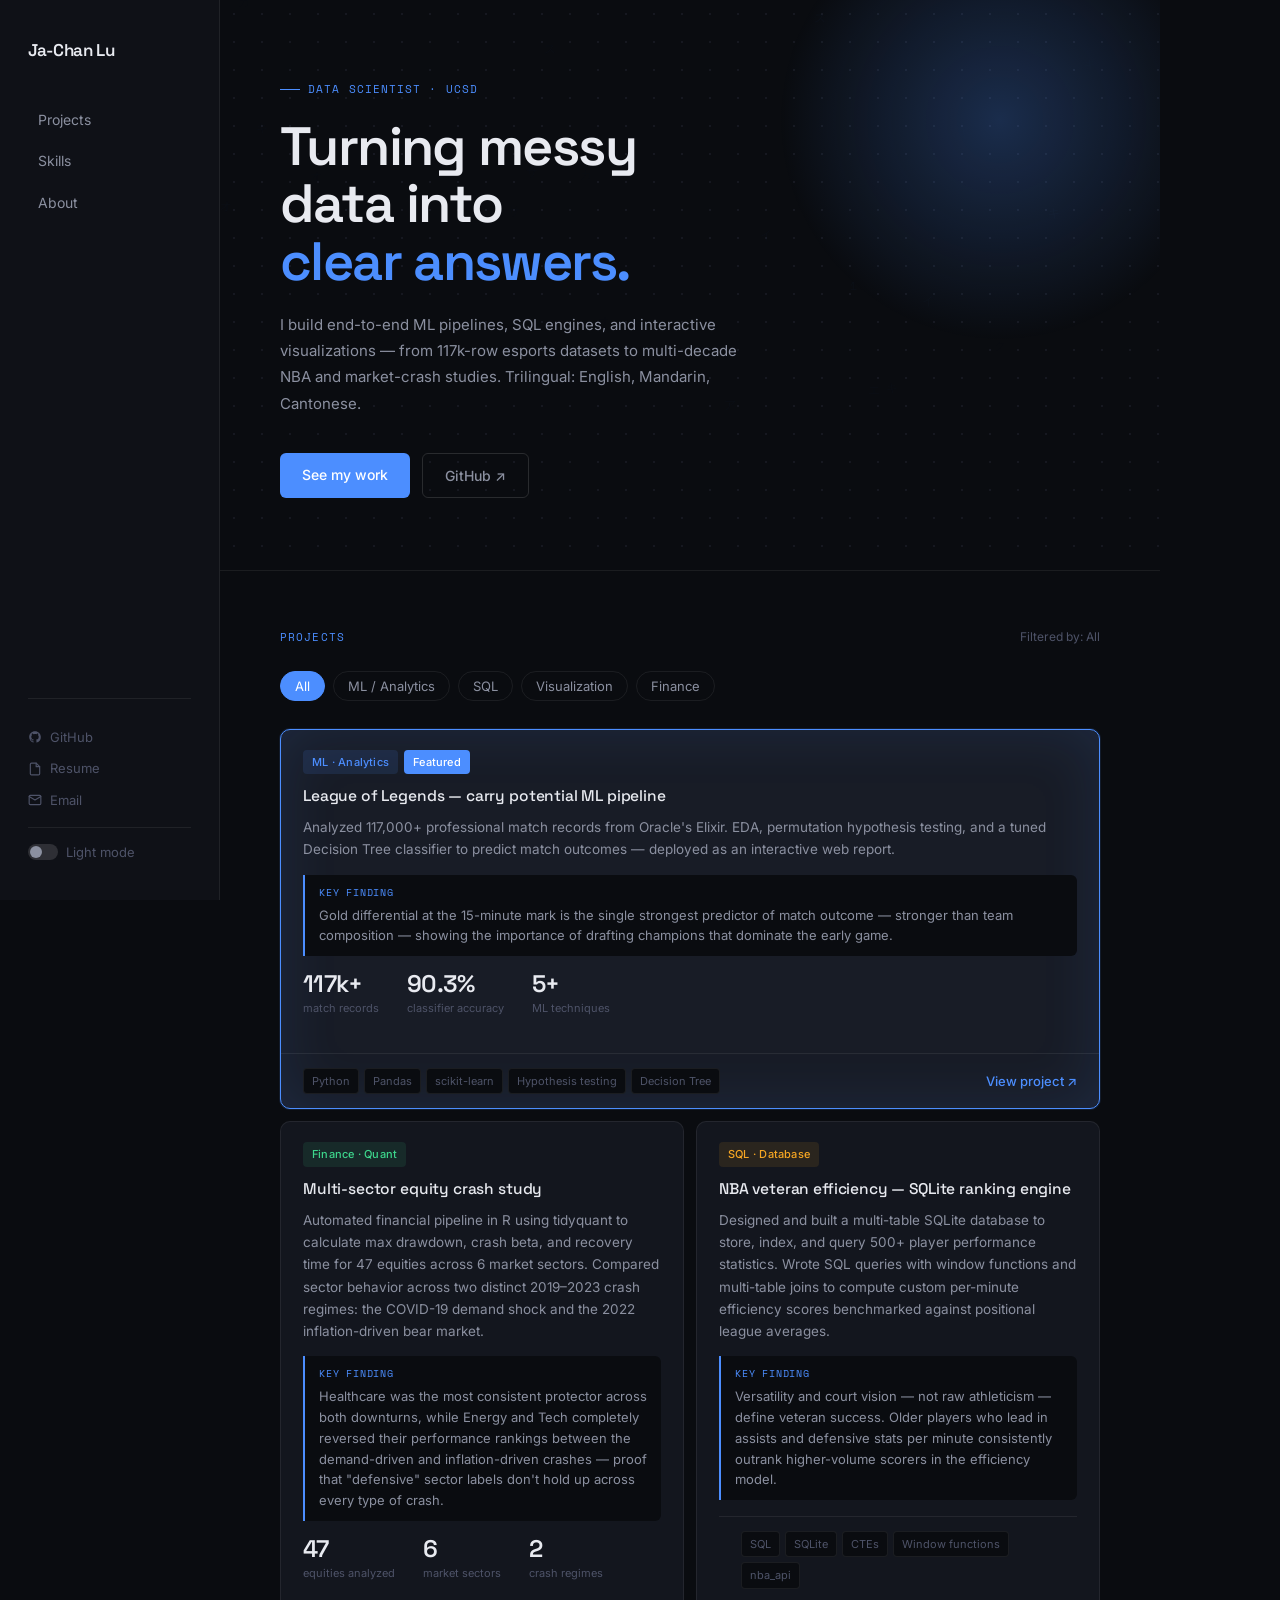
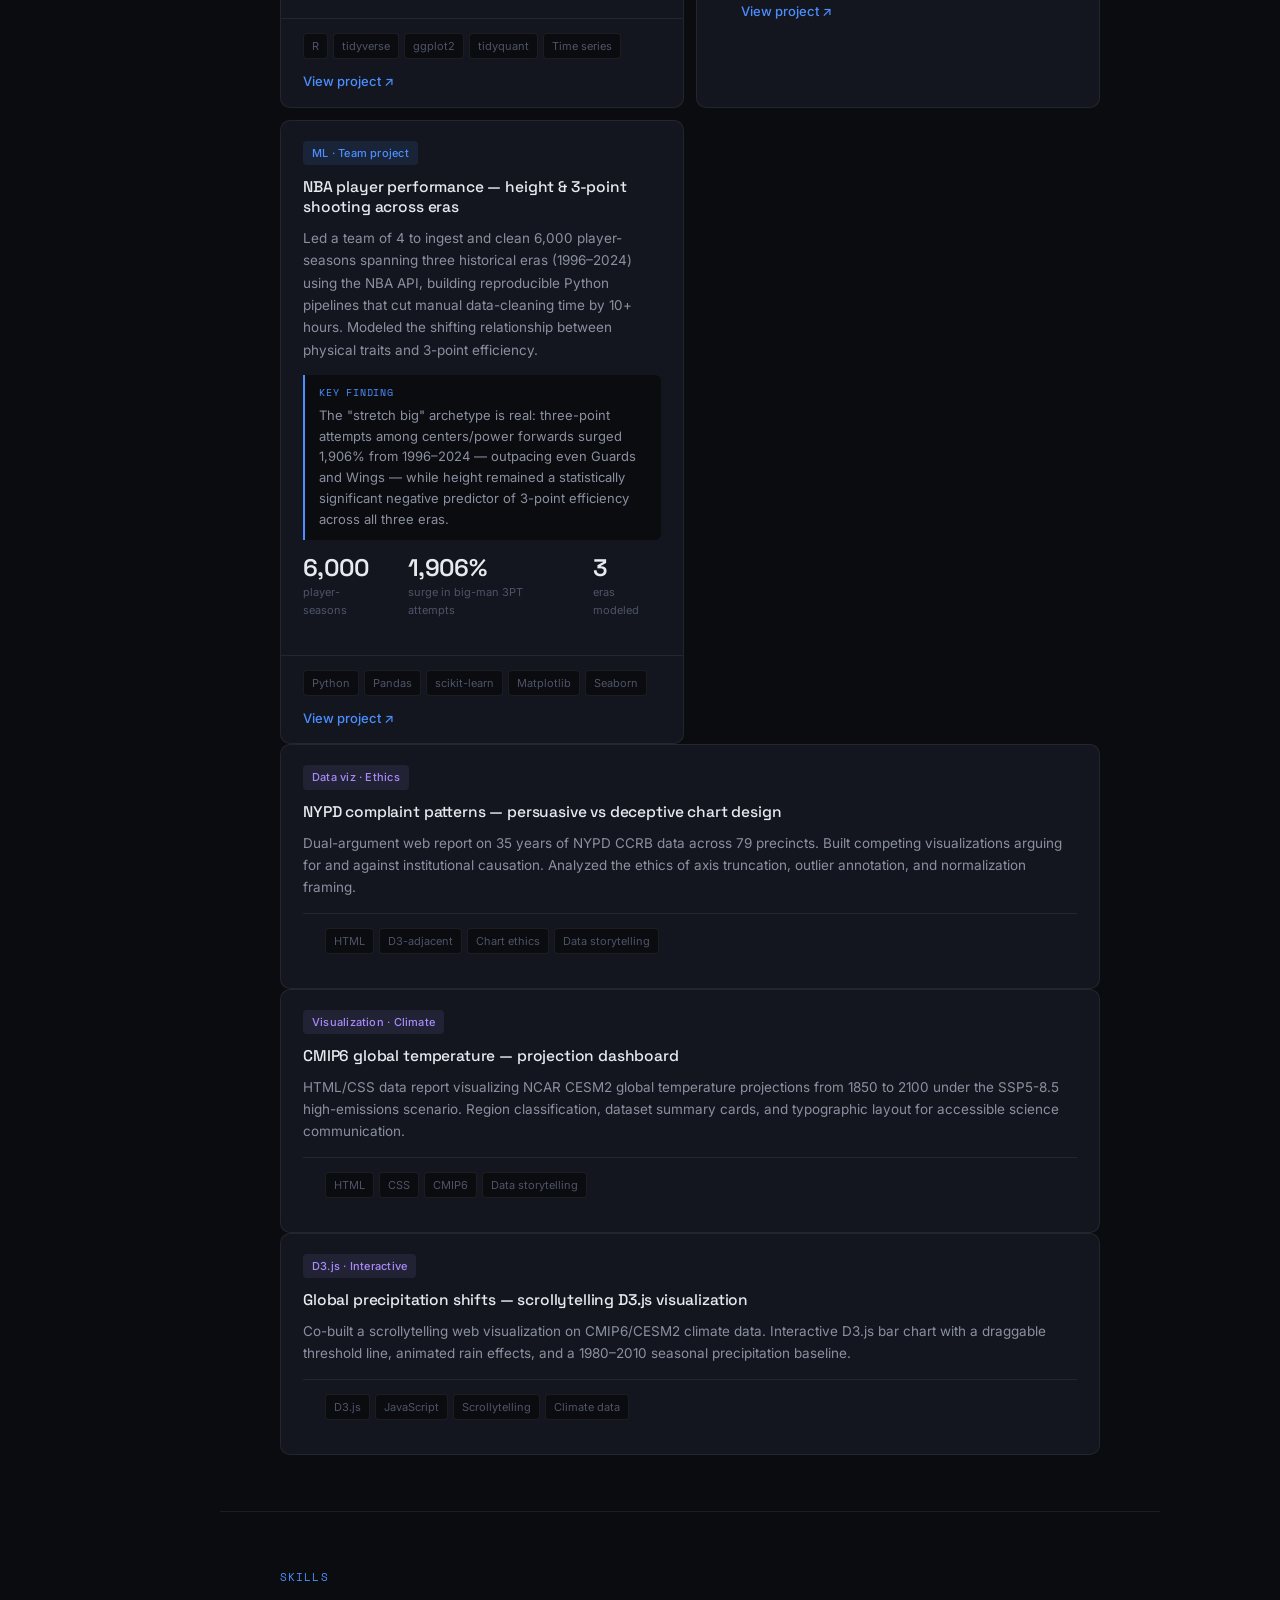
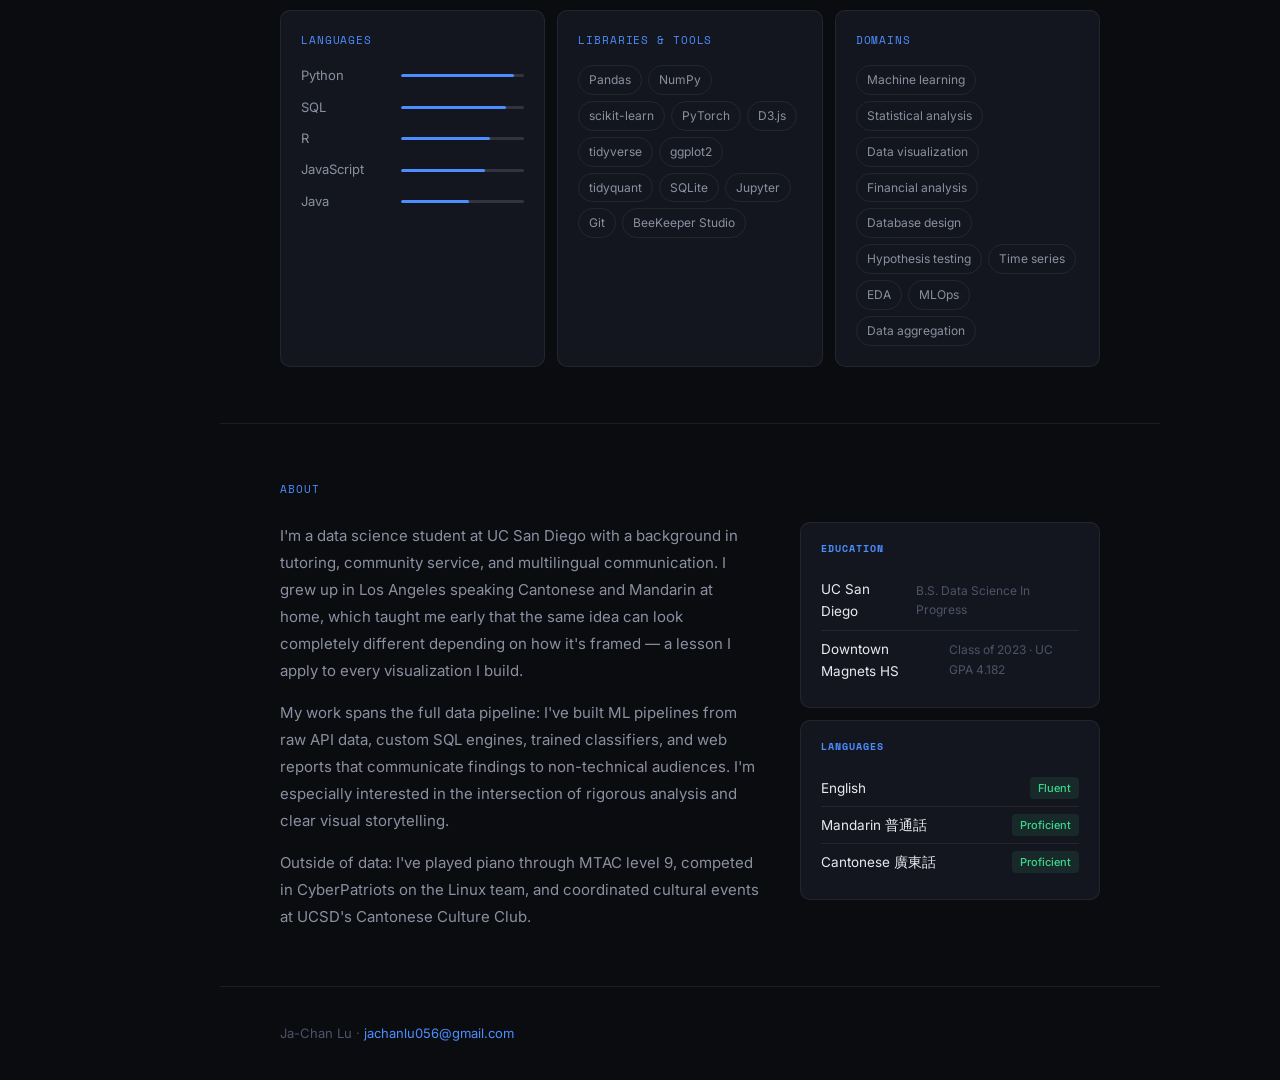
<file: index.html>
<!DOCTYPE html>
<html lang="en">
<head>
<meta charset="UTF-8" />
<meta name="viewport" content="width=device-width, initial-scale=1.0" />
<title>Ja-Chan Lu — Data Scientist</title>
<meta name="description" content="Data scientist specializing in ML pipelines, SQL engineering, and interactive data visualization. UCSD." />
<link rel="preconnect" href="https://fonts.googleapis.com" />
<link rel="preconnect" href="https://fonts.gstatic.com" crossorigin />
<link href="https://fonts.googleapis.com/css2?family=Space+Grotesk:wght@300;400;500;600&family=Inter:wght@400;500&family=Space+Mono&display=swap" rel="stylesheet" />
<link rel="stylesheet" href="css/style.css" />
</head>
<body>
<!-- ── SIDEBAR NAV ── -->
<aside class="sidebar">
<div class="sidebar-inner">
<div class="sidebar-name">
<span class="name-en">Ja-Chan Lu</span>
</div>
<nav class="sidebar-nav">
<a href="#projects" class="nav-link">Projects</a>
<a href="#skills" class="nav-link">Skills</a>
<a href="#about" class="nav-link">About</a>
</nav>
<div class="sidebar-links">
<a href="https://github.com/jachan056?tab=repositories" target="_blank" rel="noopener" class="ext-link">
<svg width="14" height="14" viewBox="0 0 24 24" fill="currentColor"><path d="M12 2C6.477 2 2 6.484 2 12.017c0 4.425 2.865 8.18 6.839 9.504.5.092.682-.217.682-.483 0-.237-.008-.868-.013-1.703-2.782.605-3.369-1.343-3.369-1.343-.454-1.158-1.11-1.466-1.11-1.466-.908-.62.069-.608.069-.608 1.003.07 1.531 1.032 1.531 1.032.892 1.53 2.341 1.088 2.91.832.092-.647.35-1.088.636-1.338-2.22-.253-4.555-1.113-4.555-4.951 0-1.093.39-1.988 1.029-2.688-.103-.253-.446-1.272.098-2.65 0 0 .84-.27 2.75 1.026A9.564 9.564 0 0112 6.844c.85.004 1.705.115 2.504.337 1.909-1.296 2.747-1.027 2.747-1.027.546 1.379.202 2.398.1 2.651.64.7 1.028 1.595 1.028 2.688 0 3.848-2.339 4.695-4.566 4.943.359.309.678.92.678 1.855 0 1.338-.012 2.419-.012 2.747 0 .268.18.58.688.482A10.019 10.019 0 0022 12.017C22 6.484 17.522 2 12 2z"/></svg>
GitHub
</a>
<a href="assets/Ja's Tech Resume.pdf" target="_blank" class="ext-link">
<svg width="14" height="14" viewBox="0 0 24 24" fill="none" stroke="currentColor" stroke-width="2" stroke-linecap="round" stroke-linejoin="round"><path d="M14 2H6a2 2 0 0 0-2 2v16a2 2 0 0 0 2 2h12a2 2 0 0 0 2-2V8z"/><polyline points="14 2 14 8 20 8"/></svg>
Resume
</a>
<a href="mailto:jachanlu056@gmail.com" class="ext-link">
<svg width="14" height="14" viewBox="0 0 24 24" fill="none" stroke="currentColor" stroke-width="2" stroke-linecap="round" stroke-linejoin="round"><path d="M4 4h16c1.1 0 2 .9 2 2v12c0 1.1-.9 2-2 2H4c-1.1 0-2-.9-2-2V6c0-1.1.9-2 2-2z"/><polyline points="22,6 12,12 2,6"/></svg>
Email
</a>
</div>
<button class="theme-toggle" id="theme-toggle" aria-label="Toggle light/dark mode">
<span class="toggle-track"><span class="toggle-knob"></span></span>
<span id="theme-label">Light mode</span>
</button>
</div>
</aside>

<!-- ── MAIN CONTENT ── -->
<main class="main">
<!-- HERO -->
<section class="hero" id="hero">
<canvas id="stream-canvas" aria-hidden="true"></canvas>
<div class="hero-content">
<p class="hero-eyebrow">Data Scientist · UCSD</p>
<h1 class="hero-title">Turning messy<br>data into<br><em>clear answers.</em></h1>
<p class="hero-sub">
I build end-to-end ML pipelines, SQL engines, and interactive
visualizations — from 117k-row esports datasets to multi-decade
NBA and market-crash studies. Trilingual: English, Mandarin, Cantonese.
</p>
<div class="hero-cta-row">
<a href="#projects" class="btn-primary">See my work</a>
<a href="https://github.com/jachan056?tab=repositories" target="_blank" rel="noopener" class="btn-ghost">GitHub ↗</a>
</div>
</div>
</section>

<!-- PROJECTS -->
<section class="section" id="projects">
<div class="section-header">
<span class="section-label">Projects</span>
<p class="section-note">Filtered by: All</p>
</div>

<div class="filter-row">
<button class="filter-btn active" data-filter="all">All</button>
<button class="filter-btn" data-filter="ml">ML / Analytics</button>
<button class="filter-btn" data-filter="sql">SQL</button>
<button class="filter-btn" data-filter="viz">Visualization</button>
<button class="filter-btn" data-filter="finance">Finance</button>
</div>

<div class="projects-grid">

<!-- FEATURED: LoL -->
<article class="project-card featured" data-tags="ml">
<div class="card-body">
<div class="card-top">
<span class="card-badge badge-ml">ML · Analytics</span>
<span class="card-badge badge-featured">Featured</span>
</div>
<h2 class="card-title">League of Legends — carry potential ML pipeline</h2>
<p class="card-desc">
Analyzed 117,000+ professional match records from Oracle's Elixir. EDA, permutation hypothesis testing, and a tuned Decision Tree classifier to predict match outcomes — deployed as an interactive web report.
</p>
<div class="card-finding">
<span class="finding-label">Key finding</span>
Gold differential at the 15-minute mark is the single strongest predictor of match outcome — stronger than team composition — showing the importance of drafting champions that dominate the early game.
</div>
<div class="card-stats">
<div class="stat-item">
<span class="stat-num">117k+</span>
<span class="stat-label">match records</span>
</div>
<div class="stat-item">
<span class="stat-num">90.3%</span>
<span class="stat-label">classifier accuracy</span>
</div>
<div class="stat-item">
<span class="stat-num">5+</span>
<span class="stat-label">ML techniques</span>
</div>
</div>
</div>
<div class="card-footer">
<div class="card-skills">
<span class="skill">Python</span><span class="skill">Pandas</span><span class="skill">scikit-learn</span><span class="skill">Hypothesis testing</span><span class="skill">Decision Tree</span>
</div>
<a href="https://github.com/jachan056/LeagueDataAnalysis" target="_blank" rel="noopener" class="card-link">View project ↗</a>
</div>
</article>

<!-- Equity crash study -->
<article class="project-card" data-tags="finance ml">
<div class="card-body">
<div class="card-top">
<span class="card-badge badge-finance">Finance · Quant</span>
</div>
<h2 class="card-title">Multi-sector equity crash study</h2>
<p class="card-desc">
Automated financial pipeline in R using tidyquant to calculate max drawdown, crash beta, and recovery time for 47 equities across 6 market sectors. Compared sector behavior across two distinct 2019–2023 crash regimes: the COVID-19 demand shock and the 2022 inflation-driven bear market.
</p>
<div class="card-finding">
<span class="finding-label">Key finding</span>
Healthcare was the most consistent protector across both downturns, while Energy and Tech completely reversed their performance rankings between the demand-driven and inflation-driven crashes — proof that "defensive" sector labels don't hold up across every type of crash.
</div>
<div class="card-stats">
<div class="stat-item">
<span class="stat-num">47</span>
<span class="stat-label">equities analyzed</span>
</div>
<div class="stat-item">
<span class="stat-num">6</span>
<span class="stat-label">market sectors</span>
</div>
<div class="stat-item">
<span class="stat-num">2</span>
<span class="stat-label">crash regimes</span>
</div>
</div>
</div>
<div class="card-footer">
<div class="card-skills">
<span class="skill">R</span><span class="skill">tidyverse</span><span class="skill">ggplot2</span><span class="skill">tidyquant</span><span class="skill">Time series</span>
</div>
<a href="https://github.com/jachan056/Stock-Sector-Analysis" target="_blank" rel="noopener" class="card-link">View project ↗</a>
</div>
</article>

<!-- NBA SQL -->
<article class="project-card" data-tags="sql">
<div class="card-body">
<div class="card-top">
<span class="card-badge badge-sql">SQL · Database</span>
</div>
<h2 class="card-title">NBA veteran efficiency — SQLite ranking engine</h2>
<p class="card-desc">
Designed and built a multi-table SQLite database to store, index, and query 500+ player performance statistics. Wrote SQL queries with window functions and multi-table joins to compute custom per-minute efficiency scores benchmarked against positional league averages.
</p>
<div class="card-finding">
<span class="finding-label">Key finding</span>
Versatility and court vision — not raw athleticism — define veteran success. Older players who lead in assists and defensive stats per minute consistently outrank higher-volume scorers in the efficiency model.
</div>
<div class="card-footer">
<div class="card-skills">
<span class="skill">SQL</span><span class="skill">SQLite</span><span class="skill">CTEs</span><span class="skill">Window functions</span><span class="skill">nba_api</span>
</div>
<a href="https://github.com/jachan056/NBA-Data-Analysis-Project-SQL-" target="_blank" rel="noopener" class="card-link">View project ↗</a>
</div>
</div>
</article>

<!-- NBA ML COGS 108 -->
<article class="project-card" data-tags="ml">
<div class="card-body">
<div class="card-top">
<span class="card-badge badge-ml">ML · Team project</span>
</div>
<h2 class="card-title">NBA player performance — height & 3-point shooting across eras</h2>
<p class="card-desc">
Led a team of 4 to ingest and clean 6,000 player-seasons spanning three historical eras (1996–2024) using the NBA API, building reproducible Python pipelines that cut manual data-cleaning time by 10+ hours. Modeled the shifting relationship between physical traits and 3-point efficiency.
</p>
<div class="card-finding">
<span class="finding-label">Key finding</span>
The "stretch big" archetype is real: three-point attempts among centers/power forwards surged 1,906% from 1996–2024 — outpacing even Guards and Wings — while height remained a statistically significant negative predictor of 3-point efficiency across all three eras.
</div>
<div class="card-stats">
<div class="stat-item">
<span class="stat-num">6,000</span>
<span class="stat-label">player-seasons</span>
</div>
<div class="stat-item">
<span class="stat-num">1,906%</span>
<span class="stat-label">surge in big-man 3PT attempts</span>
</div>
<div class="stat-item">
<span class="stat-num">3</span>
<span class="stat-label">eras modeled</span>
</div>
</div>
</div>
<div class="card-footer">
<div class="card-skills">
<span class="skill">Python</span><span class="skill">Pandas</span><span class="skill">scikit-learn</span><span class="skill">Matplotlib</span><span class="skill">Seaborn</span>
</div>
<a href="https://github.com/jachan056/NBA-Proj-Public" target="_blank" rel="noopener" class="card-link">View project ↗</a>
</div>
</div>
</article>

<!-- NYPD viz -->
<article class="project-card" data-tags="viz">
<div class="card-body">
<div class="card-top">
<span class="card-badge badge-viz">Data viz · Ethics</span>
</div>
<h2 class="card-title">NYPD complaint patterns — persuasive vs deceptive chart design</h2>
<p class="card-desc">
Dual-argument web report on 35 years of NYPD CCRB data across 79 precincts. Built competing visualizations arguing for and against institutional causation. Analyzed the ethics of axis truncation, outlier annotation, and normalization framing.
</p>
<div class="card-footer">
<div class="card-skills">
<span class="skill">HTML</span><span class="skill">D3-adjacent</span><span class="skill">Chart ethics</span><span class="skill">Data storytelling</span>
</div>
</div>
</div>
</article>

<!-- Climate dashboard -->
<article class="project-card" data-tags="viz">
<div class="card-body">
<div class="card-top">
<span class="card-badge badge-viz">Visualization · Climate</span>
</div>
<h2 class="card-title">CMIP6 global temperature — projection dashboard</h2>
<p class="card-desc">
HTML/CSS data report visualizing NCAR CESM2 global temperature projections from 1850 to 2100 under the SSP5-8.5 high-emissions scenario. Region classification, dataset summary cards, and typographic layout for accessible science communication.
</p>
<div class="card-footer">
<div class="card-skills">
<span class="skill">HTML</span><span class="skill">CSS</span><span class="skill">CMIP6</span><span class="skill">Data storytelling</span>
</div>
</div>
</div>
</article>

<!-- D3 Precipitation -->
<article class="project-card" data-tags="viz">
<div class="card-body">
<div class="card-top">
<span class="card-badge badge-viz">D3.js · Interactive</span>
</div>
<h2 class="card-title">Global precipitation shifts — scrollytelling D3.js visualization</h2>
<p class="card-desc">
Co-built a scrollytelling web visualization on CMIP6/CESM2 climate data. Interactive D3.js bar chart with a draggable threshold line, animated rain effects, and a 1980–2010 seasonal precipitation baseline.
</p>
<div class="card-footer">
<div class="card-skills">
<span class="skill">D3.js</span><span class="skill">JavaScript</span><span class="skill">Scrollytelling</span><span class="skill">Climate data</span>
</div>
</div>
</div>
</article>

</div>
</section>

<!-- SKILLS -->
<section class="section" id="skills">
<div class="section-header">
<span class="section-label">Skills</span>
</div>

<div class="skills-grid">
<div class="skill-group">
<h3 class="skill-group-title">Languages</h3>
<div class="skill-list">
<div class="skill-row"><span class="skill-name">Python</span><div class="skill-bar"><div class="skill-fill" style="width:92%"></div></div></div>
<div class="skill-row"><span class="skill-name">SQL</span><div class="skill-bar"><div class="skill-fill" style="width:85%"></div></div></div>
<div class="skill-row"><span class="skill-name">R</span><div class="skill-bar"><div class="skill-fill" style="width:72%"></div></div></div>
<div class="skill-row"><span class="skill-name">JavaScript</span><div class="skill-bar"><div class="skill-fill" style="width:68%"></div></div></div>
<div class="skill-row"><span class="skill-name">Java</span><div class="skill-bar"><div class="skill-fill" style="width:55%"></div></div></div>
</div>
</div>

<div class="skill-group">
<h3 class="skill-group-title">Libraries & Tools</h3>
<div class="tag-cloud">
<span class="tag-item">Pandas</span>
<span class="tag-item">NumPy</span>
<span class="tag-item">scikit-learn</span>
<span class="tag-item">PyTorch</span>
<span class="tag-item">D3.js</span>
<span class="tag-item">tidyverse</span>
<span class="tag-item">ggplot2</span>
<span class="tag-item">tidyquant</span>
<span class="tag-item">SQLite</span>
<span class="tag-item">Jupyter</span>
<span class="tag-item">Git</span>
<span class="tag-item">BeeKeeper Studio</span>
</div>
</div>

<div class="skill-group">
<h3 class="skill-group-title">Domains</h3>
<div class="tag-cloud">
<span class="tag-item">Machine learning</span>
<span class="tag-item">Statistical analysis</span>
<span class="tag-item">Data visualization</span>
<span class="tag-item">Financial analysis</span>
<span class="tag-item">Database design</span>
<span class="tag-item">Hypothesis testing</span>
<span class="tag-item">Time series</span>
<span class="tag-item">EDA</span>
<span class="tag-item">MLOps</span>
<span class="tag-item">Data aggregation</span>
</div>
</div>
</div>
</section>

<!-- ABOUT -->
<section class="section" id="about">
<div class="section-header">
<span class="section-label">About</span>
</div>

<div class="about-grid">
<div class="about-text">
<p>
I'm a data science student at UC San Diego with a background in tutoring, community service, and multilingual communication. I grew up in Los Angeles speaking Cantonese and Mandarin at home, which taught me early that the same idea can look completely different depending on how it's framed — a lesson I apply to every visualization I build.
</p>
<p>
My work spans the full data pipeline: I've built ML pipelines from raw API data, custom SQL engines, trained classifiers, and web reports that communicate findings to non-technical audiences. I'm especially interested in the intersection of rigorous analysis and clear visual storytelling.
</p>
<p>
Outside of data: I've played piano through MTAC level 9, competed in CyberPatriots on the Linux team, and coordinated cultural events at UCSD's Cantonese Culture Club.
</p>
</div>

<div class="about-sidebar">
<div class="about-card">
<h4 class="about-card-title">Education</h4>
<div class="about-item">
<span class="about-item-name">UC San Diego</span>
<span class="about-item-sub">B.S. Data Science In Progress</span>
</div>
<div class="about-item">
<span class="about-item-name">Downtown Magnets HS</span>
<span class="about-item-sub">Class of 2023 · UC GPA 4.182</span>
</div>
</div>

<div class="about-card">
<h4 class="about-card-title">Languages</h4>
<div class="about-item"><span class="about-item-name">English</span><span class="about-item-badge">Fluent</span></div>
<div class="about-item"><span class="about-item-name">Mandarin 普通話</span><span class="about-item-badge">Proficient</span></div>
<div class="about-item"><span class="about-item-name">Cantonese 廣東話</span><span class="about-item-badge">Proficient</span></div>
</div>
</div>
</div>
</section>

<footer class="footer">
<p>Ja-Chan Lu · <a href="mailto:jachanlu056@gmail.com">jachanlu056@gmail.com</a></p>
</footer>

</main>

<script src="js/main.js"></script>
</body>
</html>
</file>
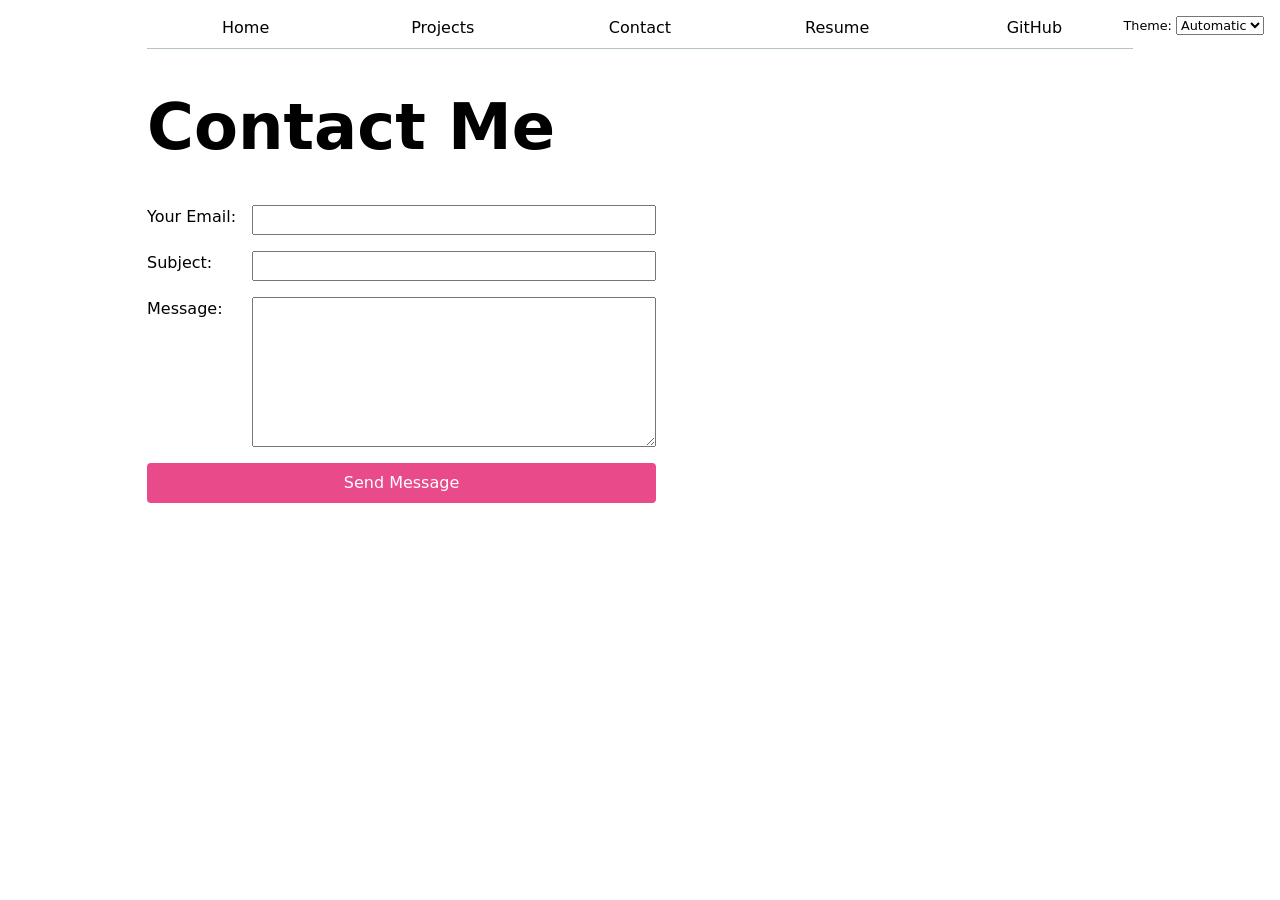
<file: contact/index.html>
<!DOCTYPE html>
<html lang="en">
  <head>
    <meta charset="UTF-8" />
    <meta name="viewport" content="width=device-width, initial-scale=1.0" />
    <title>Ja-Chan Lu: Contact</title>
    <link rel="stylesheet" href="../style.css" />
    <script type="module" src="../global.js"></script>
  </head>
  <body>

    <h1>Contact Me</h1>

    <form action="mailto:jachanlu056@gmail.com">
      <label>
        Your Email:
        <input type="email" name="email" />
      </label>
      <label>
        Subject:
        <input name="subject" />
      </label>
      <label>
        Message:
        <textarea name="body" rows="6"></textarea>
      </label>
      <button type="submit">Send Message</button>
    </form>
  </body>
</html>
</file>
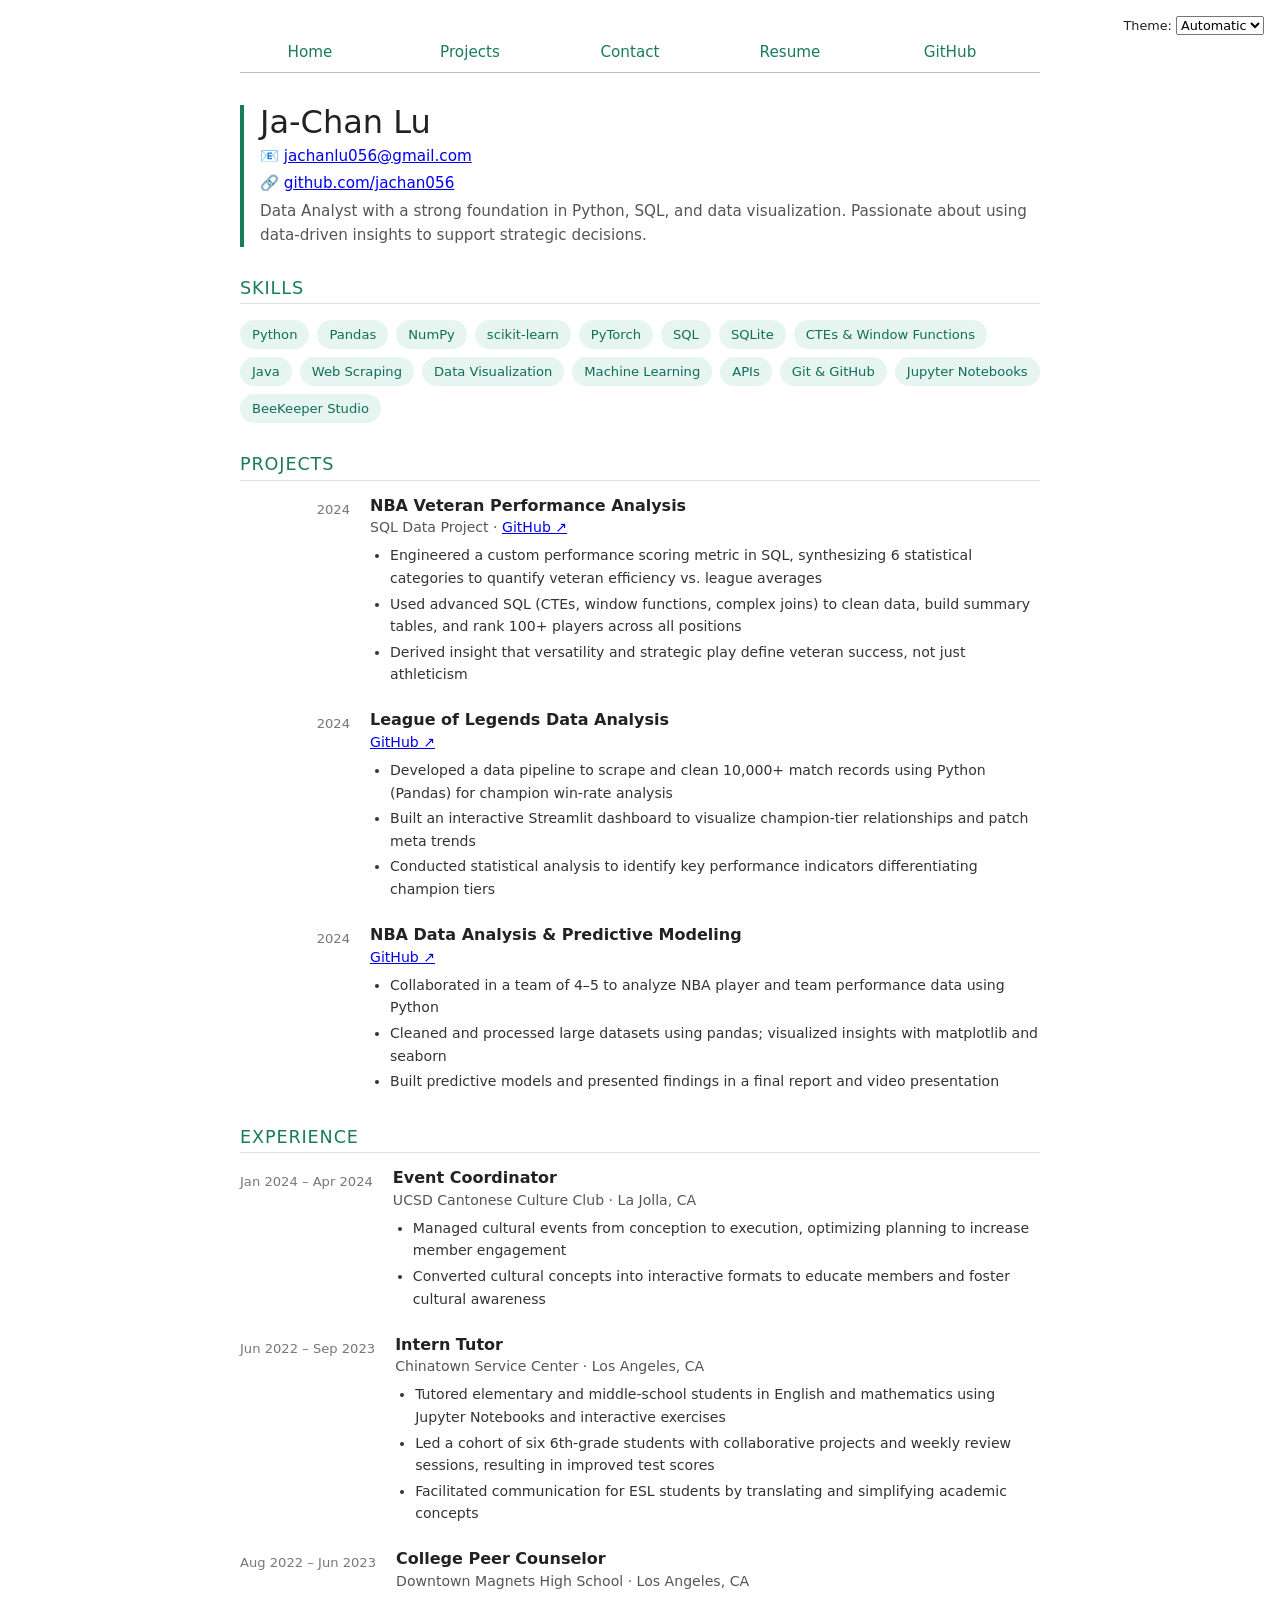
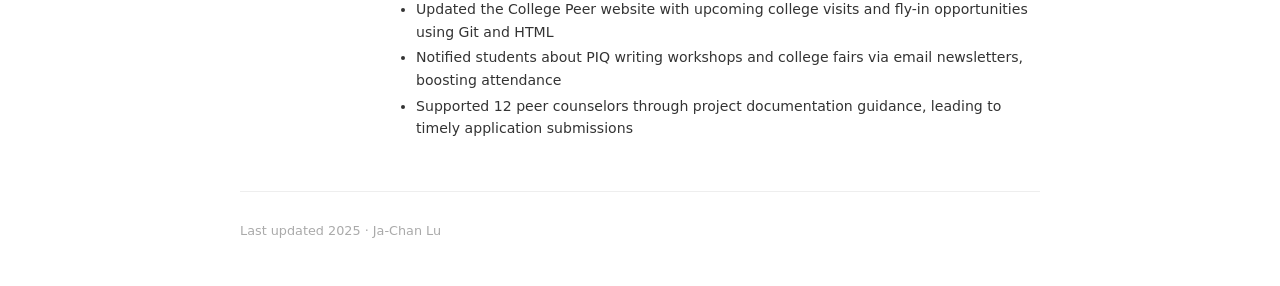
<file: resume/index.html>
<!DOCTYPE html>
<html lang="en">
  <head>
    <meta charset="UTF-8" />
    <meta name="viewport" content="width=device-width, initial-scale=1.0" />
    <title>Ja-Chan Lu: Resume</title>
    <link rel="stylesheet" href="../style.css" />
    <style>
      body {
        font-family: system-ui, sans-serif;
        max-width: 800px;
        margin: 0 auto;
        padding: 2rem 1.5rem;
        line-height: 1.6;
        color: #222;
      }
      nav {
        margin-bottom: 2rem;
      }
      nav a {
        margin-right: 1.25rem;
        text-decoration: none;
        color: #1a7a5e;
        font-size: 0.95rem;
      }
      nav a:hover {
        text-decoration: underline;
      }
      header {
        border-left: 4px solid #1a7a5e;
        padding-left: 1rem;
        margin-bottom: 2rem;
      }
      header h1 {
        margin: 0 0 0.25rem;
        font-size: 2rem;
        font-weight: 500;
      }
      header p {
        margin: 0.2rem 0;
        color: #555;
        font-size: 0.95rem;
      }
      h2 {
        font-size: 1.1rem;
        font-weight: 500;
        color: #1a7a5e;
        border-bottom: 1px solid #ddd;
        padding-bottom: 0.3rem;
        margin-top: 2rem;
        margin-bottom: 1rem;
        text-transform: uppercase;
        letter-spacing: 0.05em;
      }
      article {
        display: flex;
        gap: 1.25rem;
        margin-bottom: 1.4rem;
      }
      .entry-date {
        min-width: 110px;
        font-size: 0.82rem;
        color: #777;
        padding-top: 2px;
        text-align: right;
        flex-shrink: 0;
      }
      .entry-content {
        flex: 1;
      }
      .entry-content h3 {
        margin: 0 0 2px;
        font-size: 1rem;
        font-weight: 600;
      }
      .entry-content .org {
        font-size: 0.88rem;
        color: #555;
        margin-bottom: 0.35rem;
      }
      .entry-content ul {
        margin: 0.25rem 0 0;
        padding-left: 1.25rem;
        font-size: 0.88rem;
        color: #333;
      }
      .entry-content ul li {
        margin-bottom: 0.2rem;
      }
      .entry-content p {
        margin: 0;
        font-size: 0.88rem;
        color: #333;
      }
      .skills-list {
        display: flex;
        flex-wrap: wrap;
        gap: 0.5rem;
        padding: 0;
        list-style: none;
        margin: 0;
      }
      .skills-list li {
        background: #e6f5f0;
        color: #0f6e56;
        font-size: 0.82rem;
        padding: 4px 12px;
        border-radius: 20px;
      }
      footer {
        margin-top: 3rem;
        font-size: 0.8rem;
        color: #aaa;
        border-top: 1px solid #eee;
        padding-top: 1rem;
      }
    </style>
    <script type="module" src="../global.js"></script>
  </head>

  <body>

    <header>
      <h1>Ja-Chan Lu</h1>
      <p>📧 <a href="mailto:jachanlu056@gmail.com">jachanlu056@gmail.com</a></p>
      <p>🔗 <a href="https://github.com/jachan056" target="_blank">github.com/jachan056</a></p>
      <p>Data Analyst with a strong foundation in Python, SQL, and data visualization. Passionate about using data-driven insights to support strategic decisions.</p>
    </header>

    <main>

      <!-- Skills -->
      <section>
        <h2>Skills</h2>
        <ul class="skills-list">
          <li>Python</li>
          <li>Pandas</li>
          <li>NumPy</li>
          <li>scikit-learn</li>
          <li>PyTorch</li>
          <li>SQL</li>
          <li>SQLite</li>
          <li>CTEs &amp; Window Functions</li>
          <li>Java</li>
          <li>Web Scraping</li>
          <li>Data Visualization</li>
          <li>Machine Learning</li>
          <li>APIs</li>
          <li>Git &amp; GitHub</li>
          <li>Jupyter Notebooks</li>
          <li>BeeKeeper Studio</li>
        </ul>
      </section>

      <!-- Projects -->
      <section>
        <h2>Projects</h2>

        <article>
          <div class="entry-date">
            <time datetime="2024">2024</time>
          </div>
          <div class="entry-content">
            <h3>NBA Veteran Performance Analysis</h3>
            <p class="org">SQL Data Project · <a href="https://github.com/jachan056/NBA-Data-Analysis-Project-SQL-" target="_blank">GitHub ↗</a></p>
            <ul>
              <li>Engineered a custom performance scoring metric in SQL, synthesizing 6 statistical categories to quantify veteran efficiency vs. league averages</li>
              <li>Used advanced SQL (CTEs, window functions, complex joins) to clean data, build summary tables, and rank 100+ players across all positions</li>
              <li>Derived insight that versatility and strategic play define veteran success, not just athleticism</li>
            </ul>
          </div>
        </article>

        <article>
          <div class="entry-date">
            <time datetime="2024">2024</time>
          </div>
          <div class="entry-content">
            <h3>League of Legends Data Analysis</h3>
            <p class="org"><a href="https://github.com/jachan056/LeagueDataAnalysis" target="_blank">GitHub ↗</a></p>
            <ul>
              <li>Developed a data pipeline to scrape and clean 10,000+ match records using Python (Pandas) for champion win-rate analysis</li>
              <li>Built an interactive Streamlit dashboard to visualize champion-tier relationships and patch meta trends</li>
              <li>Conducted statistical analysis to identify key performance indicators differentiating champion tiers</li>
            </ul>
          </div>
        </article>

        <article>
          <div class="entry-date">
            <time datetime="2024">2024</time>
          </div>
          <div class="entry-content">
            <h3>NBA Data Analysis &amp; Predictive Modeling</h3>
            <p class="org"><a href="https://github.com/jachan056/NBA-Proj-Public" target="_blank">GitHub ↗</a></p>
            <ul>
              <li>Collaborated in a team of 4–5 to analyze NBA player and team performance data using Python</li>
              <li>Cleaned and processed large datasets using pandas; visualized insights with matplotlib and seaborn</li>
              <li>Built predictive models and presented findings in a final report and video presentation</li>
            </ul>
          </div>
        </article>

      </section>

      <!-- Experience -->
      <section>
        <h2>Experience</h2>

        <article>
          <div class="entry-date">
            <time datetime="2024-01">Jan 2024</time> –
            <time datetime="2024-04">Apr 2024</time>
          </div>
          <div class="entry-content">
            <h3>Event Coordinator</h3>
            <p class="org">UCSD Cantonese Culture Club · La Jolla, CA</p>
            <ul>
              <li>Managed cultural events from conception to execution, optimizing planning to increase member engagement</li>
              <li>Converted cultural concepts into interactive formats to educate members and foster cultural awareness</li>
            </ul>
          </div>
        </article>

        <article>
          <div class="entry-date">
            <time datetime="2022-06">Jun 2022</time> –
            <time datetime="2023-09">Sep 2023</time>
          </div>
          <div class="entry-content">
            <h3>Intern Tutor</h3>
            <p class="org">Chinatown Service Center · Los Angeles, CA</p>
            <ul>
              <li>Tutored elementary and middle-school students in English and mathematics using Jupyter Notebooks and interactive exercises</li>
              <li>Led a cohort of six 6th-grade students with collaborative projects and weekly review sessions, resulting in improved test scores</li>
              <li>Facilitated communication for ESL students by translating and simplifying academic concepts</li>
            </ul>
          </div>
        </article>

        <article>
          <div class="entry-date">
            <time datetime="2022-08">Aug 2022</time> –
            <time datetime="2023-06">Jun 2023</time>
          </div>
          <div class="entry-content">
            <h3>College Peer Counselor</h3>
            <p class="org">Downtown Magnets High School · Los Angeles, CA</p>
            <ul>
              <li>Updated the College Peer website with upcoming college visits and fly-in opportunities using Git and HTML</li>
              <li>Notified students about PIQ writing workshops and college fairs via email newsletters, boosting attendance</li>
              <li>Supported 12 peer counselors through project documentation guidance, leading to timely application submissions</li>
            </ul>
          </div>
        </article>

      </section>

    </main>

    <footer>
      <p>Last updated <time datetime="2025">2025</time> · Ja-Chan Lu</p>
    </footer>
      
  </body>
</html>
</file>
<file: css/style.css>
/* ── RESET & BASE ── */
*, *::before, *::after { box-sizing: border-box; margin: 0; padding: 0; }

/* ── DARK THEME (default) ── */
:root {
  --bg:         #0A0C10;
  --bg-2:       #0F1117;
  --bg-card:    #13161E;
  --bg-card2:   #181C26;
  --border:     rgba(255,255,255,0.07);
  --border-dk:  rgba(255,255,255,0.13);
  --text-1:     #E8EAF0;
  --text-2:     #8B90A0;
  --text-3:     #4E5368;
  --accent:     #4C8EFF;
  --accent-dim: rgba(76,142,255,0.12);
  --accent-dk:  #2D6FE8;
  --accent-glow:rgba(76,142,255,0.25);
  --green:      #3DD68C;
  --green-bg:   rgba(61,214,140,0.1);
  --amber:      #F6A623;
  --amber-bg:   rgba(246,166,35,0.1);
  --purple:     #A78BFA;
  --purple-bg:  rgba(167,139,250,0.1);
  --red:        #FF6B6B;
  --red-bg:     rgba(255,107,107,0.1);
  --mono:       'Space Mono', monospace;
  --sans:       'Inter', sans-serif;
  --display:    'Space Grotesk', sans-serif;
  --sidebar-w:  220px;
  --max-w:      860px;
  --radius:     10px;
  --radius-sm:  6px;
  --transition: 0.18s ease;
}

/* ── LIGHT THEME ── */
[data-theme="light"] {
  --bg:         #F8F7F4;
  --bg-2:       #F2EFE8;
  --bg-card:    #EDEAE2;
  --bg-card2:   #E5E1D8;
  --border:     rgba(0,0,0,0.08);
  --border-dk:  rgba(0,0,0,0.15);
  --text-1:     #0E0E0D;
  --text-2:     #4A4A45;
  --text-3:     #8A8880;
  --accent:     #2952CC;
  --accent-dim: rgba(41,82,204,0.08);
  --accent-dk:  #1A3899;
  --accent-glow:rgba(41,82,204,0.15);
  --green:      #1A6641;
  --green-bg:   #E6F4EC;
  --amber:      #92570A;
  --amber-bg:   #FDF3E3;
  --purple:     #6D28D9;
  --purple-bg:  #EDE9FE;
  --red:        #B42318;
  --red-bg:     #FEF3F2;
}

html { scroll-behavior: smooth; }

body {
  background: var(--bg);
  color: var(--text-1);
  font-family: var(--sans);
  font-size: 15px;
  line-height: 1.65;
  display: flex;
  min-height: 100vh;
  transition: background 0.3s ease, color 0.3s ease;
}

a { color: inherit; text-decoration: none; }
p + p { margin-top: 1em; }

/* ── SIDEBAR ── */
.sidebar {
  width: var(--sidebar-w);
  flex-shrink: 0;
  position: sticky;
  top: 0;
  height: 100vh;
  border-right: 1px solid var(--border);
  background: var(--bg-2);
}

.sidebar-inner {
  padding: 40px 28px;
  display: flex;
  flex-direction: column;
  height: 100%;
}

.sidebar-name { margin-bottom: 40px; }

.name-en {
  display: block;
  font-family: var(--display);
  font-size: 17px;
  font-weight: 600;
  letter-spacing: -0.02em;
  color: var(--text-1);
  line-height: 1.2;
}

.name-zh {
  display: block;
  font-size: 13px;
  color: var(--text-3);
  margin-top: 3px;
  letter-spacing: 0.08em;
}

.sidebar-nav {
  display: flex;
  flex-direction: column;
  gap: 2px;
  margin-bottom: auto;
}

.nav-link {
  font-size: 14px;
  color: var(--text-2);
  padding: 8px 10px;
  border-radius: var(--radius-sm);
  transition: background var(--transition), color var(--transition);
}

.nav-link:hover,
.nav-link.active {
  background: var(--accent-dim);
  color: var(--accent);
}

.sidebar-links {
  display: flex;
  flex-direction: column;
  gap: 10px;
  margin-top: 40px;
  padding-top: 28px;
  border-top: 1px solid var(--border);
}

.ext-link {
  display: flex;
  align-items: center;
  gap: 8px;
  font-size: 13px;
  color: var(--text-3);
  transition: color var(--transition);
}

.ext-link:hover { color: var(--accent); }
.ext-link svg { flex-shrink: 0; }

/* ── THEME TOGGLE ── */
.theme-toggle {
  display: flex;
  align-items: center;
  gap: 8px;
  margin-top: 16px;
  padding-top: 16px;
  border-top: 1px solid var(--border);
  cursor: pointer;
  background: none;
  border-bottom: none;
  border-left: none;
  border-right: none;
  font-family: var(--sans);
  font-size: 13px;
  color: var(--text-3);
  transition: color var(--transition);
  width: 100%;
  text-align: left;
}

.theme-toggle:hover { color: var(--text-2); }

.toggle-track {
  width: 30px;
  height: 16px;
  border-radius: 8px;
  background: var(--border-dk);
  position: relative;
  transition: background 0.2s;
  flex-shrink: 0;
}

[data-theme="light"] .toggle-track { background: var(--accent); }

.toggle-knob {
  position: absolute;
  top: 2px;
  left: 2px;
  width: 12px;
  height: 12px;
  border-radius: 50%;
  background: var(--text-2);
  transition: transform 0.2s, background 0.2s;
}

[data-theme="light"] .toggle-knob {
  transform: translateX(14px);
  background: #fff;
}

/* ── MAIN ── */
.main {
  flex: 1;
  min-width: 0;
  max-width: calc(var(--max-w) + 80px);
}

/* ── HERO ── */
.hero {
  position: relative;
  padding: 80px 60px 72px;
  border-bottom: 1px solid var(--border);
  overflow: hidden;
  min-height: 440px;
  display: flex;
  align-items: center;
}

/* Dot grid texture */
.hero::before {
  content: '';
  position: absolute;
  inset: 0;
  background-image: radial-gradient(circle, var(--text-3) 1px, transparent 1px);
  background-size: 28px 28px;
  opacity: 0.18;
  pointer-events: none;
}

/* Accent glow behind content */
.hero::after {
  content: '';
  position: absolute;
  top: -120px;
  right: -80px;
  width: 480px;
  height: 480px;
  background: radial-gradient(circle, var(--accent-glow) 0%, transparent 65%);
  pointer-events: none;
}

#stream-canvas {
  position: absolute;
  inset: 0;
  width: 100%;
  height: 100%;
  opacity: 0.04;
  pointer-events: none;
}

.hero-content {
  position: relative;
  z-index: 1;
  max-width: 560px;
}

.hero-eyebrow {
  font-family: var(--mono);
  font-size: 11px;
  color: var(--accent);
  letter-spacing: 0.1em;
  text-transform: uppercase;
  margin-bottom: 20px;
  display: flex;
  align-items: center;
  gap: 8px;
}

.hero-eyebrow::before {
  content: '';
  display: inline-block;
  width: 20px;
  height: 1px;
  background: var(--accent);
}

.hero-title {
  font-family: var(--display);
  font-size: clamp(38px, 5vw, 54px);
  font-weight: 600;
  line-height: 1.06;
  letter-spacing: -0.03em;
  color: var(--text-1);
  margin-bottom: 22px;
}

.hero-title em {
  font-style: normal;
  color: var(--accent);
}

.hero-sub {
  font-size: 15px;
  color: var(--text-2);
  line-height: 1.75;
  max-width: 460px;
  margin-bottom: 36px;
}

.hero-cta-row {
  display: flex;
  gap: 12px;
  flex-wrap: wrap;
}

.btn-primary {
  background: var(--accent);
  color: #fff;
  padding: 10px 22px;
  border-radius: var(--radius-sm);
  font-size: 14px;
  font-weight: 500;
  transition: background var(--transition), transform var(--transition), box-shadow var(--transition);
}

.btn-primary:hover {
  background: var(--accent-dk);
  transform: translateY(-1px);
  box-shadow: 0 4px 20px var(--accent-glow);
}

.btn-ghost {
  border: 1px solid var(--border-dk);
  color: var(--text-2);
  padding: 10px 22px;
  border-radius: var(--radius-sm);
  font-size: 14px;
  font-weight: 500;
  transition: border-color var(--transition), color var(--transition);
}

.btn-ghost:hover {
  border-color: var(--accent);
  color: var(--accent);
}

/* ── SECTIONS ── */
.section {
  padding: 56px 60px;
  border-bottom: 1px solid var(--border);
}

.section-header {
  display: flex;
  align-items: baseline;
  justify-content: space-between;
  margin-bottom: 24px;
}

.section-label {
  font-family: var(--mono);
  font-size: 11px;
  letter-spacing: 0.1em;
  text-transform: uppercase;
  color: var(--accent);
}

.section-note {
  font-size: 12px;
  color: var(--text-3);
}

/* ── FILTERS ── */
.filter-row {
  display: flex;
  gap: 8px;
  flex-wrap: wrap;
  margin-bottom: 28px;
}

.filter-btn {
  font-family: var(--sans);
  font-size: 13px;
  padding: 6px 14px;
  border: 1px solid var(--border);
  border-radius: 20px;
  background: transparent;
  color: var(--text-2);
  cursor: pointer;
  transition: all var(--transition);
}

.filter-btn:hover {
  border-color: var(--accent);
  color: var(--accent);
  background: var(--accent-dim);
}

.filter-btn.active {
  background: var(--accent);
  border-color: var(--accent);
  color: #fff;
}

/* ── PROJECTS GRID ── */
.projects-grid {
  display: grid;
  grid-template-columns: 1fr 1fr;
  gap: 12px;
}

/* ── PROJECT CARDS ── */
.project-card {
  background: var(--bg-card);
  border: 1px solid var(--border);
  border-radius: var(--radius);
  display: flex;
  flex-direction: column;
  transition: border-color var(--transition), transform var(--transition), box-shadow var(--transition);
  overflow: hidden;
}

.project-card:hover {
  border-color: var(--border-dk);
  transform: translateY(-2px);
  box-shadow: 0 8px 32px rgba(0,0,0,0.3);
}

.project-card.featured {
  grid-column: 1 / -1;
  background: var(--bg-card2);
  border: 1px solid var(--accent);
  box-shadow: 0 0 0 1px var(--accent-dim), inset 0 0 60px var(--accent-dim);
}

.project-card.featured:hover {
  box-shadow: 0 8px 40px var(--accent-glow), 0 0 0 1px var(--accent);
}

.project-card.hidden { display: none; }

.card-body {
  padding: 20px 22px;
  flex: 1;
}

.card-top {
  display: flex;
  gap: 6px;
  flex-wrap: wrap;
  margin-bottom: 12px;
}

.card-badge {
  font-size: 11px;
  font-weight: 500;
  padding: 3px 9px;
  border-radius: 4px;
  letter-spacing: 0.02em;
}

.badge-ml       { background: var(--accent-dim);  color: var(--accent); }
.badge-finance  { background: var(--green-bg);     color: var(--green); }
.badge-sql      { background: var(--amber-bg);     color: var(--amber); }
.badge-viz      { background: var(--purple-bg);    color: var(--purple); }
.badge-wip      { background: var(--amber-bg);     color: var(--amber); }
.badge-featured { background: var(--accent);       color: #fff; }

.card-title {
  font-family: var(--display);
  font-size: 15.5px;
  font-weight: 500;
  line-height: 1.3;
  letter-spacing: -0.01em;
  margin-bottom: 10px;
  color: var(--text-1);
}

.card-desc {
  font-size: 13.5px;
  color: var(--text-2);
  line-height: 1.65;
  margin-bottom: 14px;
}

/* Key finding block */
.card-finding {
  background: var(--bg);
  border-left: 2px solid var(--accent);
  border-radius: 0 var(--radius-sm) var(--radius-sm) 0;
  padding: 10px 14px;
  margin-bottom: 16px;
  font-size: 13px;
  color: var(--text-2);
  line-height: 1.6;
}

.finding-label {
  display: block;
  font-family: var(--mono);
  font-size: 10px;
  letter-spacing: 0.08em;
  text-transform: uppercase;
  color: var(--accent);
  margin-bottom: 4px;
}

/* Stats row */
.card-stats {
  display: flex;
  gap: 28px;
  margin-bottom: 16px;
}

.stat-num {
  display: block;
  font-family: var(--display);
  font-size: 24px;
  font-weight: 600;
  letter-spacing: -0.03em;
  color: var(--text-1);
  line-height: 1;
}

.stat-label {
  display: block;
  font-size: 11px;
  color: var(--text-3);
  margin-top: 3px;
}

.card-footer {
  padding: 14px 22px;
  border-top: 1px solid var(--border);
  display: flex;
  align-items: center;
  justify-content: space-between;
  gap: 12px;
  flex-wrap: wrap;
}

.card-skills {
  display: flex;
  flex-wrap: wrap;
  gap: 5px;
}

.skill {
  font-size: 11px;
  padding: 3px 8px;
  background: var(--bg);
  border: 1px solid var(--border);
  border-radius: 4px;
  color: var(--text-3);
}

.card-link {
  font-size: 13px;
  font-weight: 500;
  color: var(--accent);
  white-space: nowrap;
  transition: color var(--transition), text-decoration var(--transition);
  flex-shrink: 0;
}

.card-link:hover { color: var(--text-1); }

/* ── SKILLS ── */
.skills-grid {
  display: grid;
  grid-template-columns: 1fr 1fr 1fr;
  gap: 12px;
}

.skill-group {
  background: var(--bg-card);
  border: 1px solid var(--border);
  border-radius: var(--radius);
  padding: 20px;
}

.skill-group-title {
  font-family: var(--mono);
  font-size: 11px;
  font-weight: 400;
  letter-spacing: 0.08em;
  text-transform: uppercase;
  color: var(--accent);
  margin-bottom: 16px;
}

.skill-list { display: flex; flex-direction: column; gap: 10px; }

.skill-row {
  display: flex;
  align-items: center;
  gap: 10px;
}

.skill-name {
  font-size: 13px;
  color: var(--text-2);
  width: 90px;
  flex-shrink: 0;
}

.skill-bar {
  flex: 1;
  height: 3px;
  background: var(--border-dk);
  border-radius: 2px;
  overflow: hidden;
}

.skill-fill {
  height: 100%;
  background: var(--accent);
  border-radius: 2px;
  width: 0;
  transition: width 1s cubic-bezier(0.4, 0, 0.2, 1);
  box-shadow: 0 0 8px var(--accent-glow);
}

.tag-cloud {
  display: flex;
  flex-wrap: wrap;
  gap: 6px;
}

.tag-item {
  font-size: 12px;
  padding: 4px 10px;
  border: 1px solid var(--border);
  border-radius: 20px;
  color: var(--text-2);
  background: transparent;
  transition: border-color var(--transition), color var(--transition);
}

.tag-item:hover {
  border-color: var(--accent);
  color: var(--accent);
}

/* ── ABOUT ── */
.about-grid {
  display: grid;
  grid-template-columns: 1fr 300px;
  gap: 40px;
}

.about-text {
  font-size: 15px;
  color: var(--text-2);
  line-height: 1.8;
}

.about-sidebar {
  display: flex;
  flex-direction: column;
  gap: 12px;
}

.about-card {
  background: var(--bg-card);
  border: 1px solid var(--border);
  border-radius: var(--radius);
  padding: 18px 20px;
}

.about-card-title {
  font-family: var(--mono);
  font-size: 10px;
  letter-spacing: 0.1em;
  text-transform: uppercase;
  color: var(--accent);
  margin-bottom: 14px;
}

.about-item {
  display: flex;
  justify-content: space-between;
  align-items: center;
  gap: 8px;
  padding: 7px 0;
  border-bottom: 1px solid var(--border);
}

.about-item:last-child { border-bottom: none; }

.about-item-name {
  font-size: 13.5px;
  color: var(--text-1);
  font-weight: 400;
}

.about-item-sub {
  font-size: 12px;
  color: var(--text-3);
}

.about-item-badge {
  font-size: 11px;
  padding: 2px 8px;
  background: var(--green-bg);
  color: var(--green);
  border-radius: 4px;
  font-weight: 500;
  flex-shrink: 0;
}

/* ── FOOTER ── */
.footer {
  padding: 36px 60px;
  display: flex;
  flex-direction: column;
  gap: 4px;
}

.footer p { font-size: 13px; color: var(--text-3); }
.footer a { color: var(--accent); }
.footer a:hover { text-decoration: underline; }
.footer-sub { font-size: 12px; }

/* ── SCROLLBAR ── */
::-webkit-scrollbar { width: 5px; }
::-webkit-scrollbar-track { background: transparent; }
::-webkit-scrollbar-thumb { background: var(--border-dk); border-radius: 3px; }

/* ── RESPONSIVE ── */
@media (max-width: 900px) {
  .sidebar { display: none; }
  .main { max-width: 100%; }
  .hero { padding: 56px 28px 48px; min-height: auto; }
  .section { padding: 44px 28px; }
  .footer { padding: 28px 28px; }
  .projects-grid { grid-template-columns: 1fr; }
  .project-card.featured { grid-column: 1; }
  .skills-grid { grid-template-columns: 1fr; }
  .about-grid { grid-template-columns: 1fr; }
}

@media (max-width: 600px) {
  .hero { padding: 40px 20px 36px; }
  .section { padding: 36px 20px; }
  .footer { padding: 24px 20px; }
  .card-stats { gap: 16px; }
}

/* ── REDUCED MOTION ── */
@media (prefers-reduced-motion: reduce) {
  *, *::before, *::after { transition: none !important; animation: none !important; }
  .skill-fill { transition: none !important; }
}
</file>
<file: style.css>
/* ===========================
   GLOBAL
=========================== */
:root {
  --color-accent: oklch(65% 50% 0);
  color-scheme: light dark;
}
 
body {
  font: 100%/1.5 system-ui;
  max-width: 100ch;
  margin-inline: max(1em, (100% - 100ch) / 2);
  padding-inline: 1em;
  accent-color: var(--color-accent);
}
 
/* ===========================
   HEADINGS
=========================== */
h1 {
  font-size: 400%;
  line-height: 1.1;
  text-wrap: balance;
}
 
h1, h2, h3, h4, h5, h6 {
  line-height: 1.1;
  text-wrap: balance;
}
 
/* ===========================
   NAV BAR
=========================== */
nav {
  display: flex;
  margin-bottom: 1em;
  --border-color: oklch(50% 10% 200 / 40%);
  border-bottom: 1px solid var(--border-color);
}
 
nav a {
  flex: 1;
  text-decoration: none;
  color: inherit;
  text-align: center;
  padding: 0.5em;
}
 
nav a:hover {
  border-bottom: 0.4em solid var(--color-accent);
  background-color: color-mix(in oklch, var(--color-accent), canvas 85%);
  padding-bottom: 0.1em;
}
 
nav a.current {
  border-bottom: 0.4em solid var(--border-color);
  padding-bottom: 0.1em;
}
 
/* ===========================
   DARK MODE SWITCHER
=========================== */
.color-scheme {
  position: absolute;
  top: 1rem;
  right: 1rem;
  font-size: 80%;
  font-family: inherit;
}
 
.color-scheme select {
  font: inherit;
}
 
/* ===========================
   CONTACT FORM
=========================== */
form {
  display: grid;
  grid-template-columns: auto 1fr;
  gap: 1em;
  max-width: 50ch;
}
 
form input,
form textarea,
form button,
form select {
  font: inherit;
  box-sizing: border-box;
  width: 100%;
}
 
form label {
  display: grid;
  grid-template-columns: subgrid;
  grid-column: 1 / -1;
}
 
form button {
  grid-column: 1 / -1;
  cursor: pointer;
  padding: 0.5em;
  background-color: var(--color-accent);
  color: white;
  border: none;
  border-radius: 0.25em;
}
 
form button:hover {
  opacity: 0.85;
}
 
/* ===========================
   PROJECTS GRID
=========================== */
.projects {
  display: grid;
  grid-template-columns: repeat(auto-fill, minmax(15em, 1fr));
  gap: 1em;
}
 
.projects article {
  display: grid;
  grid-template-rows: subgrid;
  grid-row: span 3;
  margin: 0;
}
 
.projects article h2 {
  margin: 0;
  font-size: 1.1rem;
}
 
.projects article img {
  width: 100%;
  aspect-ratio: 16 / 9;
  object-fit: cover;
}
 
.projects article p {
  font-size: 0.9rem;
}
 
/* ===========================
   RESUME / CV
=========================== */
.resume-section {
  margin-block: 2em;
}
 
.resume-section h2 {
  font-size: 1rem;
  text-transform: uppercase;
  letter-spacing: 0.1em;
  color: var(--color-accent);
  border-bottom: 1px solid oklch(50% 10% 200 / 40%);
  padding-bottom: 0.3em;
  margin-bottom: 1em;
}
 
.resume-entry {
  display: grid;
  grid-template-columns: 10em 1fr;
  gap: 0.25em 1em;
  margin-block: 1em;
}
 
.resume-entry time {
  font-size: 0.85em;
  text-align: right;
  padding-top: 0.15em;
}
 
.resume-entry h3 {
  margin: 0;
  font-size: 1rem;
}
 
.resume-entry .org {
  font-size: 0.88rem;
  grid-column: 2;
}
 
.resume-entry ul {
  margin: 0.25em 0 0;
  padding-left: 1.25em;
  font-size: 0.88rem;
  grid-column: 2;
}
 
.skills-list {
  display: flex;
  flex-wrap: wrap;
  gap: 0.5em;
  list-style: none;
  padding: 0;
  margin: 0;
}
 
.skills-list li {
  background-color: color-mix(in oklch, var(--color-accent), canvas 85%);
  color: var(--color-accent);
  font-size: 0.85rem;
  padding: 0.25em 0.75em;
  border-radius: 20px;
}
</file>
